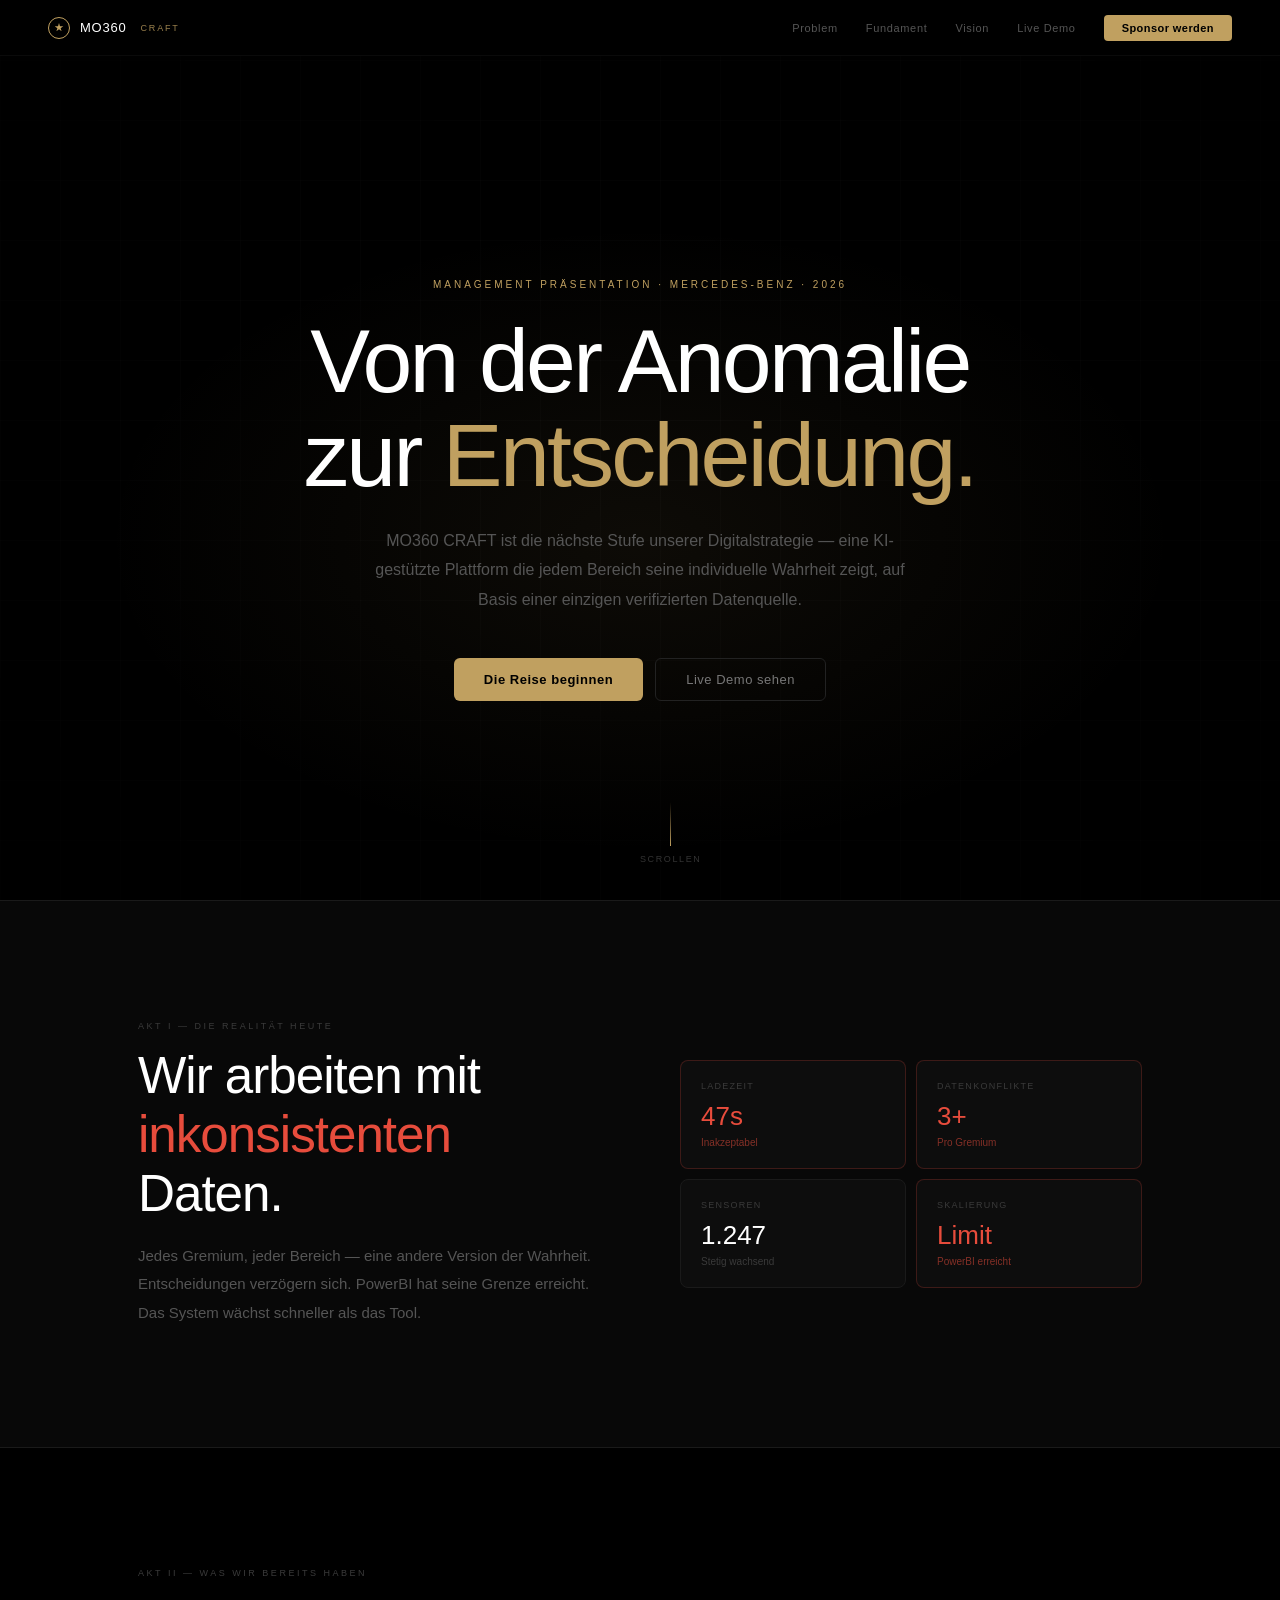
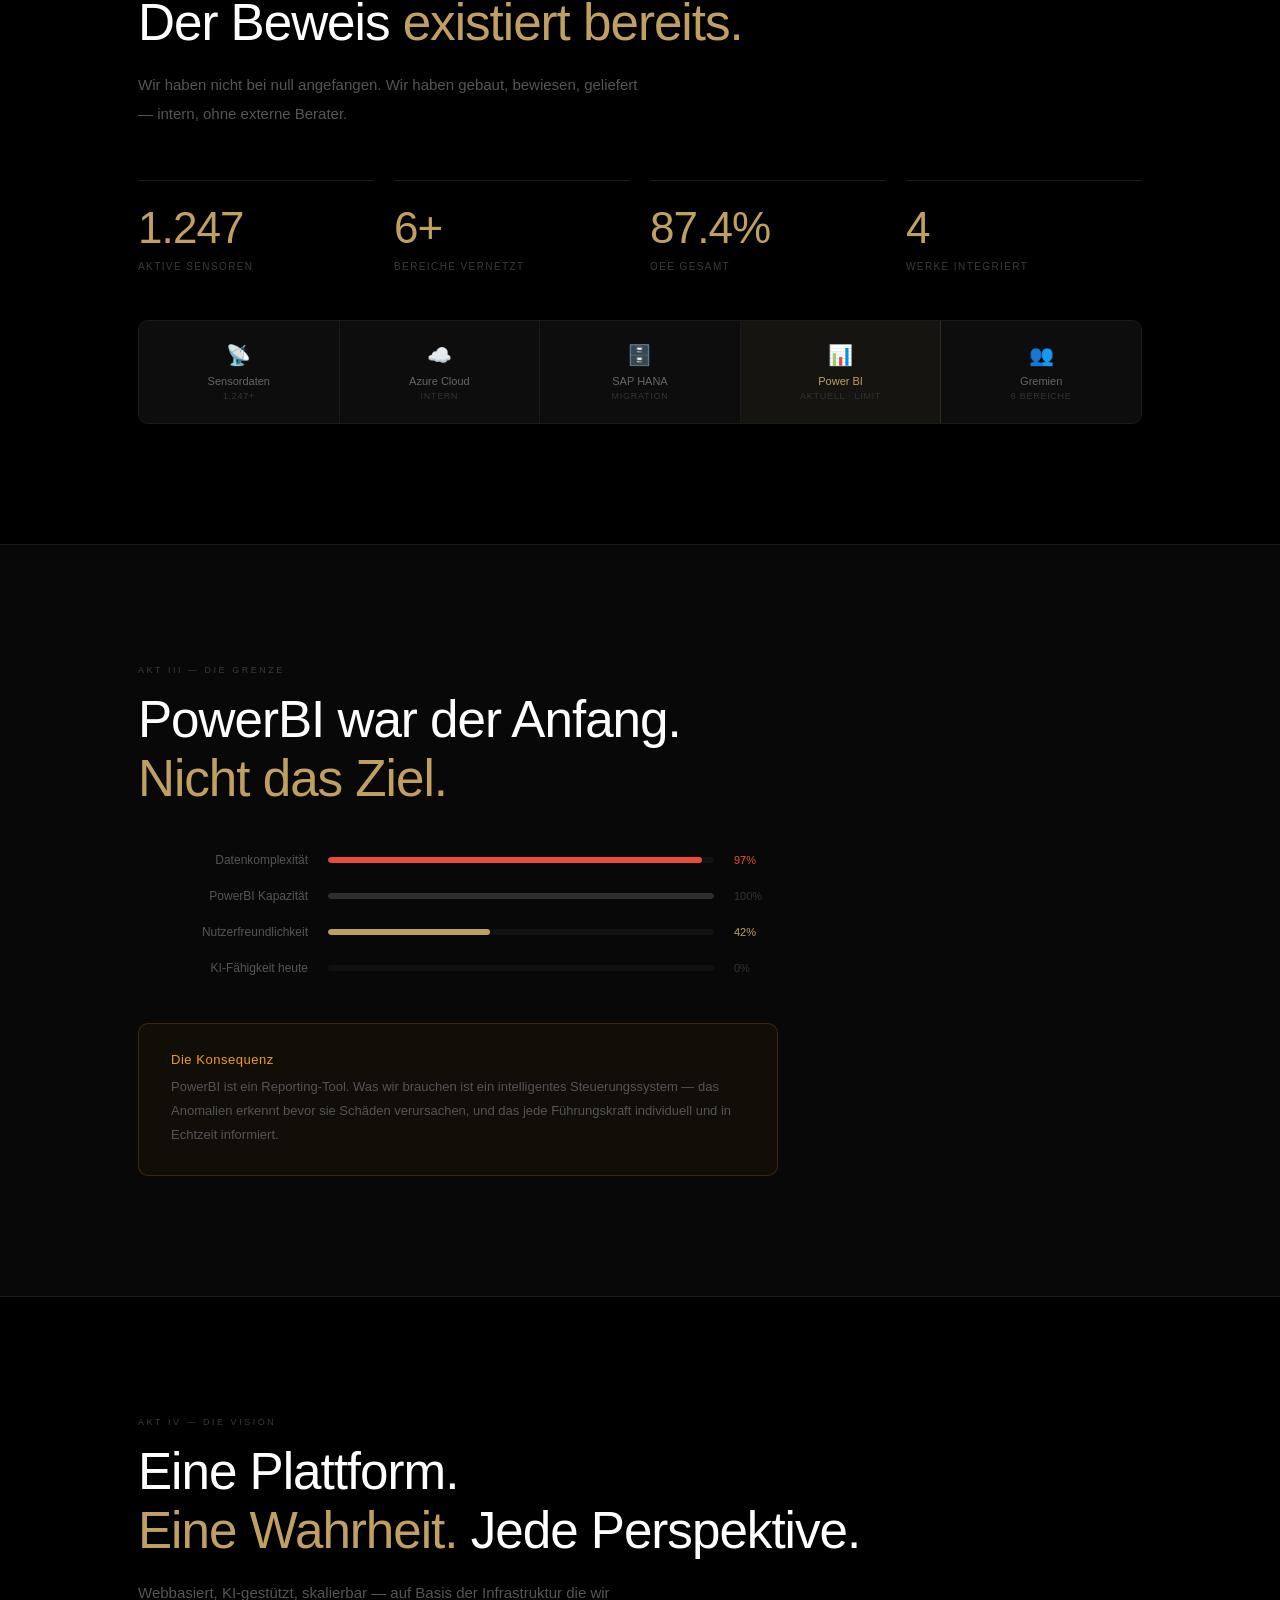
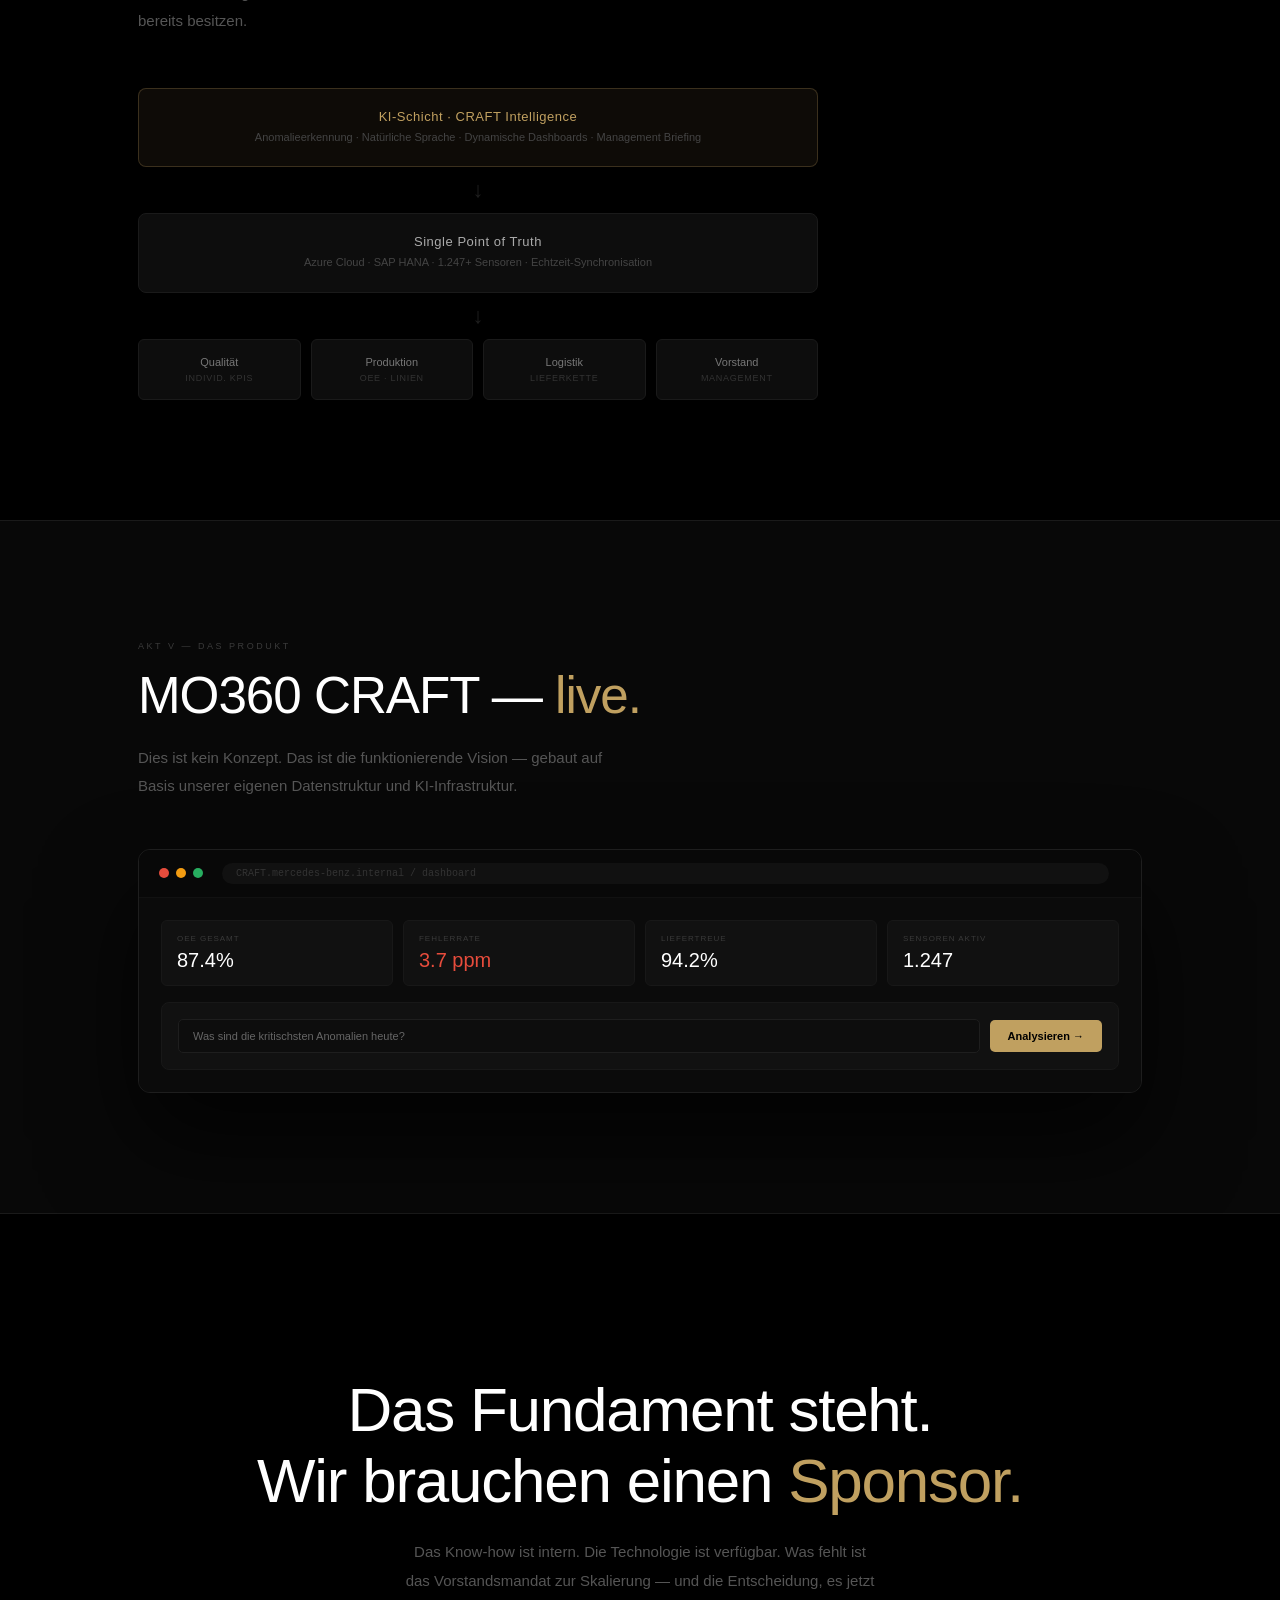
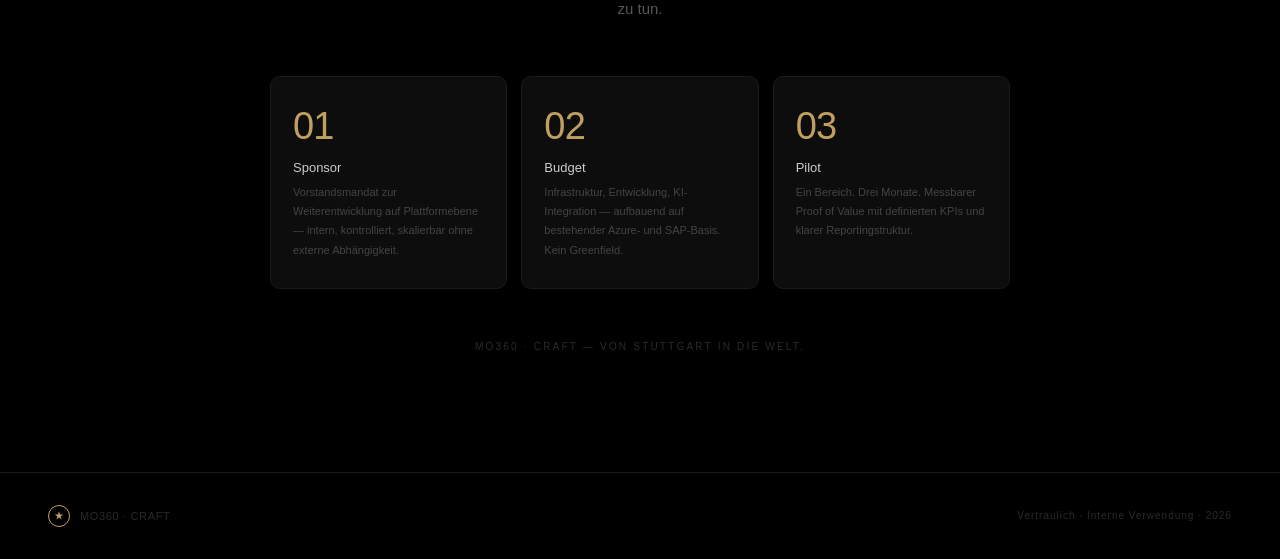
<file: assets/remixed-d0fd9fbc.html>
<!DOCTYPE html>
<html lang="de">
<head>
<meta charset="UTF-8"/>
<meta name="viewport" content="width=device-width, initial-scale=1.0"/>
<title>MO360 · CRAFT — Management Experience 2026</title>
<style>
*{box-sizing:border-box;margin:0;padding:0}
:root{--gold:#c0a060;--gold2:#d4b878;--red:#e74c3c;--green:#27ae60;--bg:#000;--bg1:#080808;--bg2:#0d0d0d;--border:#1a1a1a}
html{scroll-behavior:smooth}
body{font-family:'Helvetica Neue',Helvetica,Arial,sans-serif;background:var(--bg);color:#e8e8e8;overflow-x:hidden}

/* NAV */
nav{position:fixed;top:0;left:0;right:0;z-index:100;padding:0 48px;height:56px;display:flex;align-items:center;background:rgba(0,0,0,.85);backdrop-filter:blur(16px);-webkit-backdrop-filter:blur(16px);border-bottom:1px solid rgba(255,255,255,.04)}
.nav-logo{display:flex;align-items:center;gap:10px;cursor:pointer}
.nav-ring{width:22px;height:22px;border-radius:50%;border:1.5px solid var(--gold);display:flex;align-items:center;justify-content:center;flex-shrink:0}
.nav-star{width:9px;height:9px;background:var(--gold);clip-path:polygon(50% 0%,61% 35%,98% 35%,68% 57%,79% 91%,50% 70%,21% 91%,32% 57%,2% 35%,39% 35%)}
.nav-title{font-size:13px;font-weight:500;letter-spacing:.06em;color:#fff}
.nav-sub{font-size:9px;letter-spacing:.2em;color:var(--gold);margin-left:4px;text-transform:uppercase;opacity:.8}
.nav-links{margin-left:auto;display:flex;align-items:center;gap:28px}
.nav-link{font-size:11px;color:#555;text-decoration:none;letter-spacing:.06em;transition:color .2s;cursor:pointer;border:none;background:none;font-family:inherit}
.nav-link:hover{color:#ccc}
.nav-cta{font-size:11px;background:var(--gold);color:#000;padding:7px 18px;border-radius:4px;font-weight:600;cursor:pointer;border:none;letter-spacing:.04em;font-family:inherit;transition:background .2s}
.nav-cta:hover{background:var(--gold2)}

/* HERO */
.hero{height:100vh;min-height:600px;display:flex;flex-direction:column;align-items:center;justify-content:center;text-align:center;position:relative;overflow:hidden;padding:80px 48px 0}
.hero-bg{position:absolute;inset:0;background:radial-gradient(ellipse 60% 50% at 50% 60%,rgba(192,160,96,.07) 0%,transparent 70%)}
.hero-grid{position:absolute;inset:0;background-image:linear-gradient(rgba(255,255,255,.018) 1px,transparent 1px),linear-gradient(90deg,rgba(255,255,255,.018) 1px,transparent 1px);background-size:60px 60px;mask-image:radial-gradient(ellipse 80% 80% at 50% 50%,black 0%,transparent 100%);-webkit-mask-image:radial-gradient(ellipse 80% 80% at 50% 50%,black 0%,transparent 100%)}
.hero-content{position:relative;z-index:1}
.hero-eyebrow{font-size:10px;letter-spacing:.3em;color:var(--gold);text-transform:uppercase;margin-bottom:24px;opacity:0;animation:fadeup .8s .3s forwards}
.hero-h1{font-size:clamp(48px,7vw,90px);font-weight:200;line-height:1.05;letter-spacing:-.03em;color:#fff;margin-bottom:24px;opacity:0;animation:fadeup .9s .5s forwards}
.hero-h1 em{font-style:normal;color:var(--gold)}
.hero-sub{font-size:16px;color:#555;max-width:540px;line-height:1.85;margin:0 auto 44px;opacity:0;animation:fadeup .8s .7s forwards}
.hero-actions{display:flex;gap:12px;justify-content:center;opacity:0;animation:fadeup .8s .9s forwards}
.btn-primary{background:var(--gold);color:#000;border:none;padding:13px 30px;border-radius:6px;font-size:13px;font-weight:600;cursor:pointer;letter-spacing:.04em;transition:background .2s;font-family:inherit}
.btn-primary:hover{background:var(--gold2)}
.btn-ghost{background:none;color:#777;border:1px solid #222;padding:13px 30px;border-radius:6px;font-size:13px;cursor:pointer;letter-spacing:.04em;transition:all .2s;font-family:inherit}
.btn-ghost:hover{border-color:#444;color:#ccc}
.hero-scroll{position:absolute;bottom:36px;left:50%;transform:translateX(-50%);display:flex;flex-direction:column;align-items:center;gap:8px;opacity:0;animation:fadeup .6s 1.3s forwards}
.hero-scroll-line{width:1px;height:44px;background:linear-gradient(to bottom,transparent,var(--gold));animation:scrollline 1.8s infinite}
@keyframes scrollline{0%{transform:scaleY(0);transform-origin:top}50%{transform:scaleY(1);transform-origin:top}51%{transform:scaleY(1);transform-origin:bottom}100%{transform:scaleY(0);transform-origin:bottom}}
.hero-scroll-txt{font-size:9px;color:#333;letter-spacing:.18em;text-transform:uppercase}
@keyframes fadeup{from{opacity:0;transform:translateY(28px)}to{opacity:1;transform:translateY(0)}}

/* REVEAL */
.reveal{opacity:0;transform:translateY(44px);transition:opacity .9s cubic-bezier(.4,0,.2,1),transform .9s cubic-bezier(.4,0,.2,1)}
.reveal.visible{opacity:1;transform:none}
.reveal-left{opacity:0;transform:translateX(-44px);transition:opacity .9s cubic-bezier(.4,0,.2,1),transform .9s cubic-bezier(.4,0,.2,1)}
.reveal-left.visible{opacity:1;transform:none}
.reveal-right{opacity:0;transform:translateX(44px);transition:opacity .9s cubic-bezier(.4,0,.2,1),transform .9s cubic-bezier(.4,0,.2,1)}
.reveal-right.visible{opacity:1;transform:none}
.delay-1{transition-delay:.1s}.delay-2{transition-delay:.2s}.delay-3{transition-delay:.3s}.delay-4{transition-delay:.4s}

/* SECTIONS */
section{padding:120px 48px;max-width:1100px;margin:0 auto}
.section-full{max-width:100%;padding:120px 0}
.section-inner{max-width:1100px;margin:0 auto;padding:0 48px}
.section-label{font-size:9px;letter-spacing:.28em;color:#3a3a3a;text-transform:uppercase;margin-bottom:16px}
.section-h2{font-size:clamp(30px,4vw,52px);font-weight:200;line-height:1.15;letter-spacing:-.02em;color:#fff;margin-bottom:18px}
.section-h2 em{font-style:normal;color:var(--red)}
.section-h2 span{font-style:normal;color:var(--gold)}
.section-p{font-size:15px;color:#555;line-height:1.9;max-width:500px}

/* PROBLEM */
.problem-section{background:var(--bg1);border-top:1px solid var(--border);border-bottom:1px solid var(--border)}
.two-col{display:grid;grid-template-columns:1fr 1fr;gap:80px;align-items:center}
.chaos-cards{display:grid;grid-template-columns:1fr 1fr;gap:10px}
.cc{background:#0d0d0d;border:1px solid var(--border);border-radius:8px;padding:20px;transition:border-color .3s}
.cc:hover{border-color:#2a2a2a}
.cc.bad{border-color:rgba(231,76,60,.22)}
.cc-label{font-size:9px;color:#3a3a3a;text-transform:uppercase;letter-spacing:.14em;margin-bottom:10px}
.cc-val{font-size:26px;font-weight:200;color:#fff}
.cc-val.red{color:var(--red)}
.cc-note{font-size:10px;color:#3a3a3a;margin-top:5px}
.cc-note.red{color:rgba(231,76,60,.55)}

/* FUNDAMENT */
.stat-row{display:grid;grid-template-columns:repeat(4,1fr);gap:20px;margin-top:52px}
.stat-box{border-top:1px solid var(--border);padding-top:22px}
.stat-num{font-size:44px;font-weight:200;color:var(--gold);letter-spacing:-.02em}
.stat-lbl{font-size:10px;color:#3a3a3a;text-transform:uppercase;letter-spacing:.14em;margin-top:8px}
.pipeline{display:flex;align-items:stretch;margin-top:48px;background:var(--bg2);border:1px solid var(--border);border-radius:10px;overflow:hidden}
.pipe-node{flex:1;padding:22px 16px;text-align:center;border-right:1px solid var(--border)}
.pipe-node:last-child{border-right:none}
.pipe-node.highlight{background:rgba(192,160,96,.05);border-right:1px solid rgba(192,160,96,.15)}
.pipe-icon{font-size:20px;margin-bottom:8px}
.pipe-name{font-size:11px;color:#666;font-weight:400}
.pipe-name.gold{color:var(--gold)}
.pipe-tag{font-size:9px;color:#333;margin-top:4px;text-transform:uppercase;letter-spacing:.08em}

/* LIMIT */
.limit-section{background:var(--bg1);border-top:1px solid var(--border);border-bottom:1px solid var(--border)}
.bar-list{display:flex;flex-direction:column;gap:22px;margin-top:44px;max-width:640px}
.bar-item{display:flex;align-items:center;gap:20px}
.bar-label{font-size:12px;color:#555;width:170px;flex-shrink:0;text-align:right}
.bar-track{flex:1;background:#111;border-radius:4px;height:6px;overflow:hidden}
.bar-fill{height:6px;border-radius:4px;width:0;transition:width 1.5s cubic-bezier(.4,0,.2,1)}
.bar-fill.red{background:var(--red)}
.bar-fill.gray{background:#2e2e2e}
.bar-fill.gold{background:var(--gold)}
.bar-pct{font-size:11px;width:44px;flex-shrink:0}
.limit-callout{margin-top:48px;border:1px solid rgba(243,156,18,.18);background:rgba(243,156,18,.04);border-radius:10px;padding:28px 32px;max-width:640px}
.lc-title{font-size:13px;color:#f39c12;font-weight:500;margin-bottom:8px;letter-spacing:.04em}
.lc-text{font-size:13px;color:#555;line-height:1.85}

/* VISION */
.arch-stack{margin-top:52px;display:flex;flex-direction:column;align-items:center;gap:0;width:100%;max-width:680px}
.arch-row{width:100%}
.arch-block{border-radius:8px;padding:20px 28px;text-align:center}
.arch-block.top{background:rgba(192,160,96,.07);border:1px solid rgba(192,160,96,.25)}
.arch-block.mid{background:var(--bg2);border:1px solid var(--border)}
.arch-block-title{font-size:13px;font-weight:500;color:var(--gold);margin-bottom:5px;letter-spacing:.04em}
.arch-block-title.white{color:#aaa}
.arch-block-sub{font-size:11px;color:#444;line-height:1.6}
.arch-arrow{font-size:22px;color:#1e1e1e;text-align:center;padding:10px 0;width:100%}
.arch-cols{display:grid;grid-template-columns:repeat(4,1fr);gap:10px;width:100%}
.arch-col{background:var(--bg2);border:1px solid var(--border);border-radius:6px;padding:16px 12px;text-align:center}
.arch-col-name{font-size:11px;color:#777}
.arch-col-tag{font-size:9px;color:#333;margin-top:5px;text-transform:uppercase;letter-spacing:.08em}

/* DEMO */
.demo-section{background:var(--bg1);border-top:1px solid var(--border);border-bottom:1px solid var(--border)}
.browser-frame{margin-top:48px;border-radius:12px;overflow:hidden;border:1px solid #1e1e1e;box-shadow:0 48px 96px rgba(0,0,0,.7)}
.browser-bar{background:#080808;padding:13px 20px;display:flex;align-items:center;gap:7px;border-bottom:1px solid #111}
.b-dot{width:10px;height:10px;border-radius:50%;flex-shrink:0}
.b-url{flex:1;background:#111;border-radius:20px;padding:5px 14px;font-size:10px;color:#333;margin:0 12px;font-family:'Courier New',monospace}
.browser-body{background:#0b0b0b;padding:22px}
.b-kpis{display:grid;grid-template-columns:repeat(4,1fr);gap:10px;margin-bottom:16px}
.b-kpi{background:#111;border:1px solid #181818;border-radius:6px;padding:13px 15px}
.b-kpi-lbl{font-size:8px;color:#3a3a3a;text-transform:uppercase;letter-spacing:.12em}
.b-kpi-val{font-size:20px;font-weight:300;color:#fff;margin-top:6px}
.b-kpi-val.red{color:var(--red)}
.b-chat{background:#111;border:1px solid #181818;border-radius:8px;padding:16px;display:flex;flex-direction:column;gap:12px}
.b-chat-q{display:flex;gap:10px;align-items:center}
.b-chat-input{flex:1;background:#0d0d0d;border:1px solid #1e1e1e;border-radius:5px;padding:10px 14px;font-size:11px;color:#666;font-family:inherit}
.b-chat-send{background:var(--gold);border:none;border-radius:5px;padding:10px 18px;font-size:11px;color:#000;font-weight:600;cursor:pointer;white-space:nowrap;font-family:inherit;transition:background .2s}
.b-chat-send:hover{background:var(--gold2)}
.b-response{display:none;background:#0a0a0a;border-left:2px solid var(--gold);padding:12px 16px;font-size:11px;color:#777;line-height:1.85;border-radius:0 5px 5px 0}
.b-response.show{display:block}
.b-response strong{color:#bbb;font-weight:500}

/* CTA */
.cta-section{text-align:center;padding:160px 48px 120px}
.cta-h2{font-size:clamp(34px,5vw,62px);font-weight:200;line-height:1.15;letter-spacing:-.02em;color:#fff;margin-bottom:22px}
.cta-h2 span{color:var(--gold)}
.cta-p{font-size:15px;color:#555;max-width:480px;margin:0 auto 52px;line-height:1.9}
.cta-cards{display:grid;grid-template-columns:repeat(3,1fr);gap:14px;max-width:740px;margin:0 auto 52px}
.cta-card{background:var(--bg2);border:1px solid var(--border);border-radius:10px;padding:28px 22px;text-align:left;transition:border-color .3s}
.cta-card:hover{border-color:#2a2a2a}
.cta-num{font-size:38px;font-weight:200;color:var(--gold);margin-bottom:12px;letter-spacing:-.02em}
.cta-card-title{font-size:13px;font-weight:500;color:#ccc;margin-bottom:8px}
.cta-card-desc{font-size:11px;color:#444;line-height:1.75}
.cta-bottom{font-size:10px;color:#2a2a2a;letter-spacing:.22em;text-transform:uppercase}

/* FOOTER */
footer{border-top:1px solid var(--border);padding:32px 48px;display:flex;align-items:center;justify-content:space-between}
.footer-left{display:flex;align-items:center;gap:10px}
.footer-txt{font-size:11px;color:#2a2a2a;letter-spacing:.06em}
.footer-r{font-size:10px;color:#2a2a2a;letter-spacing:.1em}

@media(max-width:768px){
  nav{padding:0 20px}
  .nav-links{display:none}
  section{padding:80px 24px}
  .section-inner{padding:0 24px}
  .section-full{padding:80px 0}
  .two-col{grid-template-columns:1fr;gap:40px}
  .stat-row{grid-template-columns:repeat(2,1fr)}
  .pipeline{flex-direction:column}
  .pipe-node{border-right:none;border-bottom:1px solid var(--border)}
  .cta-cards{grid-template-columns:1fr}
  .arch-cols{grid-template-columns:repeat(2,1fr)}
  .b-kpis{grid-template-columns:repeat(2,1fr)}
  .hero{padding:80px 24px 0}
  footer{padding:24px;flex-direction:column;gap:8px;text-align:center}
}
</style>
</head>
<body>

<nav>
  <div class="nav-logo" onclick="window.scrollTo({top:0,behavior:'smooth'})">
    <div class="nav-ring"><div class="nav-star"></div></div>
    <span class="nav-title">MO360</span>
    <span class="nav-sub">CRAFT</span>
  </div>
  <div class="nav-links">
    <button class="nav-link" onclick="goTo('#problem')">Problem</button>
    <button class="nav-link" onclick="goTo('#fundament')">Fundament</button>
    <button class="nav-link" onclick="goTo('#vision')">Vision</button>
    <button class="nav-link" onclick="goTo('#demo')">Live Demo</button>
    <button class="nav-cta" onclick="goTo('#cta')">Sponsor werden</button>
  </div>
</nav>

<!-- HERO -->
<div class="hero">
  <div class="hero-bg"></div>
  <div class="hero-grid"></div>
  <div class="hero-content">
    <div class="hero-eyebrow">Management Präsentation · Mercedes-Benz · 2026</div>
    <h1 class="hero-h1">Von der Anomalie<br>zur <em>Entscheidung.</em></h1>
    <p class="hero-sub">MO360 CRAFT ist die nächste Stufe unserer Digitalstrategie — eine KI-gestützte Plattform die jedem Bereich seine individuelle Wahrheit zeigt, auf Basis einer einzigen verifizierten Datenquelle.</p>
    <div class="hero-actions">
      <button class="btn-primary" onclick="goTo('#problem')">Die Reise beginnen</button>
      <button class="btn-ghost" onclick="goTo('#demo')">Live Demo sehen</button>
    </div>
  </div>
  <div class="hero-scroll">
    <div class="hero-scroll-line"></div>
    <span class="hero-scroll-txt">Scrollen</span>
  </div>
</div>

<!-- PROBLEM -->
<div class="problem-section section-full" id="problem">
  <div class="section-inner">
    <div class="two-col">
      <div class="reveal-left">
        <div class="section-label">Akt I — Die Realität heute</div>
        <h2 class="section-h2">Wir arbeiten mit <em>inkonsistenten</em> Daten.</h2>
        <p class="section-p">Jedes Gremium, jeder Bereich — eine andere Version der Wahrheit. Entscheidungen verzögern sich. PowerBI hat seine Grenze erreicht. Das System wächst schneller als das Tool.</p>
      </div>
      <div class="chaos-cards">
        <div class="cc bad reveal delay-1">
          <div class="cc-label">Ladezeit</div>
          <div class="cc-val red">47s</div>
          <div class="cc-note red">Inakzeptabel</div>
        </div>
        <div class="cc bad reveal delay-2">
          <div class="cc-label">Datenkonflikte</div>
          <div class="cc-val red">3+</div>
          <div class="cc-note red">Pro Gremium</div>
        </div>
        <div class="cc reveal delay-3">
          <div class="cc-label">Sensoren</div>
          <div class="cc-val">1.247</div>
          <div class="cc-note">Stetig wachsend</div>
        </div>
        <div class="cc bad reveal delay-4">
          <div class="cc-label">Skalierung</div>
          <div class="cc-val red">Limit</div>
          <div class="cc-note red">PowerBI erreicht</div>
        </div>
      </div>
    </div>
  </div>
</div>

<!-- FUNDAMENT -->
<section id="fundament">
  <div class="reveal">
    <div class="section-label">Akt II — Was wir bereits haben</div>
    <h2 class="section-h2">Der Beweis <span>existiert bereits.</span></h2>
    <p class="section-p">Wir haben nicht bei null angefangen. Wir haben gebaut, bewiesen, geliefert — intern, ohne externe Berater.</p>
  </div>
  <div class="stat-row">
    <div class="stat-box reveal delay-1"><div class="stat-num">1.247</div><div class="stat-lbl">Aktive Sensoren</div></div>
    <div class="stat-box reveal delay-2"><div class="stat-num">6+</div><div class="stat-lbl">Bereiche vernetzt</div></div>
    <div class="stat-box reveal delay-3"><div class="stat-num">87.4%</div><div class="stat-lbl">OEE Gesamt</div></div>
    <div class="stat-box reveal delay-4"><div class="stat-num">4</div><div class="stat-lbl">Werke integriert</div></div>
  </div>
  <div class="pipeline reveal">
    <div class="pipe-node"><div class="pipe-icon">📡</div><div class="pipe-name">Sensordaten</div><div class="pipe-tag">1.247+</div></div>
    <div class="pipe-node"><div class="pipe-icon">☁️</div><div class="pipe-name">Azure Cloud</div><div class="pipe-tag">Intern</div></div>
    <div class="pipe-node"><div class="pipe-icon">🗄️</div><div class="pipe-name">SAP HANA</div><div class="pipe-tag">Migration</div></div>
    <div class="pipe-node highlight"><div class="pipe-icon">📊</div><div class="pipe-name gold">Power BI</div><div class="pipe-tag">Aktuell · Limit</div></div>
    <div class="pipe-node"><div class="pipe-icon">👥</div><div class="pipe-name">Gremien</div><div class="pipe-tag">6 Bereiche</div></div>
  </div>
</section>

<!-- LIMIT -->
<div class="limit-section section-full" id="limit">
  <div class="section-inner">
    <div class="reveal">
      <div class="section-label">Akt III — Die Grenze</div>
      <h2 class="section-h2">PowerBI war der Anfang.<br><span>Nicht das Ziel.</span></h2>
    </div>
    <div class="bar-list">
      <div class="bar-item reveal delay-1">
        <div class="bar-label">Datenkomplexität</div>
        <div class="bar-track"><div class="bar-fill red" data-w="97"></div></div>
        <div class="bar-pct" style="color:var(--red)">97%</div>
      </div>
      <div class="bar-item reveal delay-2">
        <div class="bar-label">PowerBI Kapazität</div>
        <div class="bar-track"><div class="bar-fill gray" data-w="100"></div></div>
        <div class="bar-pct" style="color:#333">100%</div>
      </div>
      <div class="bar-item reveal delay-3">
        <div class="bar-label">Nutzerfreundlichkeit</div>
        <div class="bar-track"><div class="bar-fill gold" data-w="42"></div></div>
        <div class="bar-pct" style="color:var(--gold)">42%</div>
      </div>
      <div class="bar-item reveal delay-4">
        <div class="bar-label">KI-Fähigkeit heute</div>
        <div class="bar-track"><div class="bar-fill gold" data-w="0"></div></div>
        <div class="bar-pct" style="color:#333">0%</div>
      </div>
    </div>
    <div class="limit-callout reveal">
      <div class="lc-title">Die Konsequenz</div>
      <div class="lc-text">PowerBI ist ein Reporting-Tool. Was wir brauchen ist ein intelligentes Steuerungssystem — das Anomalien erkennt bevor sie Schäden verursachen, und das jede Führungskraft individuell und in Echtzeit informiert.</div>
    </div>
  </div>
</div>

<!-- VISION -->
<section id="vision">
  <div class="reveal">
    <div class="section-label">Akt IV — Die Vision</div>
    <h2 class="section-h2">Eine Plattform.<br><span>Eine Wahrheit.</span> Jede Perspektive.</h2>
    <p class="section-p">Webbasiert, KI-gestützt, skalierbar — auf Basis der Infrastruktur die wir bereits besitzen.</p>
  </div>
  <div class="arch-stack reveal">
    <div class="arch-row">
      <div class="arch-block top">
        <div class="arch-block-title">KI-Schicht · CRAFT Intelligence</div>
        <div class="arch-block-sub">Anomalieerkennung · Natürliche Sprache · Dynamische Dashboards · Management Briefing</div>
      </div>
    </div>
    <div class="arch-arrow">↓</div>
    <div class="arch-row">
      <div class="arch-block mid">
        <div class="arch-block-title white">Single Point of Truth</div>
        <div class="arch-block-sub">Azure Cloud · SAP HANA · 1.247+ Sensoren · Echtzeit-Synchronisation</div>
      </div>
    </div>
    <div class="arch-arrow">↓</div>
    <div class="arch-cols">
      <div class="arch-col reveal delay-1"><div class="arch-col-name">Qualität</div><div class="arch-col-tag">Individ. KPIs</div></div>
      <div class="arch-col reveal delay-2"><div class="arch-col-name">Produktion</div><div class="arch-col-tag">OEE · Linien</div></div>
      <div class="arch-col reveal delay-3"><div class="arch-col-name">Logistik</div><div class="arch-col-tag">Lieferkette</div></div>
      <div class="arch-col reveal delay-4"><div class="arch-col-name">Vorstand</div><div class="arch-col-tag">Management</div></div>
    </div>
  </div>
</section>

<!-- DEMO -->
<div class="demo-section section-full" id="demo">
  <div class="section-inner">
    <div class="reveal">
      <div class="section-label">Akt V — Das Produkt</div>
      <h2 class="section-h2">MO360 CRAFT — <span>live.</span></h2>
      <p class="section-p">Dies ist kein Konzept. Das ist die funktionierende Vision — gebaut auf Basis unserer eigenen Datenstruktur und KI-Infrastruktur.</p>
    </div>
    <div class="browser-frame reveal">
      <div class="browser-bar">
        <div class="b-dot" style="background:#e74c3c"></div>
        <div class="b-dot" style="background:#f39c12"></div>
        <div class="b-dot" style="background:#27ae60"></div>
        <div class="b-url">CRAFT.mercedes-benz.internal / dashboard</div>
      </div>
      <div class="browser-body">
        <div class="b-kpis">
          <div class="b-kpi"><div class="b-kpi-lbl">OEE Gesamt</div><div class="b-kpi-val">87.4%</div></div>
          <div class="b-kpi"><div class="b-kpi-lbl">Fehlerrate</div><div class="b-kpi-val red">3.7 ppm</div></div>
          <div class="b-kpi"><div class="b-kpi-lbl">Liefertreue</div><div class="b-kpi-val">94.2%</div></div>
          <div class="b-kpi"><div class="b-kpi-lbl">Sensoren aktiv</div><div class="b-kpi-val">1.247</div></div>
        </div>
        <div class="b-chat">
          <div class="b-chat-q">
            <div class="b-chat-input">Was sind die kritischsten Anomalien heute?</div>
            <button class="b-chat-send" onclick="demoSend()">Analysieren →</button>
          </div>
          <div class="b-response" id="bresp">
            <strong>Durchfluss-Sensor kritisch:</strong> 18.3 L/min — 17% unter Sollwert. Direkte Korrelation mit erhöhter Fehlerrate auf Linie 7.<br>
            <strong>Rastatt:</strong> Liefertreue 61% — statistisch signifikante Abweichung. Eskalation an Logistikleitung empfohlen.<br>
            <strong>Temperatur Gruppe C4:</strong> 92.4°C — Warnschwelle überschritten. Automatische Beobachtung aktiv.
          </div>
        </div>
      </div>
    </div>
  </div>
</div>

<!-- CTA -->
<div class="cta-section" id="cta">
  <div class="reveal">
    <h2 class="cta-h2">Das Fundament steht.<br>Wir brauchen einen <span>Sponsor.</span></h2>
    <p class="cta-p">Das Know-how ist intern. Die Technologie ist verfügbar. Was fehlt ist das Vorstandsmandat zur Skalierung — und die Entscheidung, es jetzt zu tun.</p>
  </div>
  <div class="cta-cards">
    <div class="cta-card reveal delay-1">
      <div class="cta-num">01</div>
      <div class="cta-card-title">Sponsor</div>
      <div class="cta-card-desc">Vorstandsmandat zur Weiterentwicklung auf Plattformebene — intern, kontrolliert, skalierbar ohne externe Abhängigkeit.</div>
    </div>
    <div class="cta-card reveal delay-2">
      <div class="cta-num">02</div>
      <div class="cta-card-title">Budget</div>
      <div class="cta-card-desc">Infrastruktur, Entwicklung, KI-Integration — aufbauend auf bestehender Azure- und SAP-Basis. Kein Greenfield.</div>
    </div>
    <div class="cta-card reveal delay-3">
      <div class="cta-num">03</div>
      <div class="cta-card-title">Pilot</div>
      <div class="cta-card-desc">Ein Bereich. Drei Monate. Messbarer Proof of Value mit definierten KPIs und klarer Reportingstruktur.</div>
    </div>
  </div>
  <div class="reveal">
    <div class="cta-bottom">MO360 · CRAFT — Von Stuttgart in die Welt.</div>
  </div>
</div>

<footer>
  <div class="footer-left">
    <div class="nav-ring"><div class="nav-star"></div></div>
    <span class="footer-txt">MO360 · CRAFT</span>
  </div>
  <div class="footer-r">Vertraulich · Interne Verwendung · 2026</div>
</footer>

<script>
function goTo(id){document.querySelector(id).scrollIntoView({behavior:'smooth'})}

const observer = new IntersectionObserver(entries=>{
  entries.forEach(e=>{
    if(e.isIntersecting){
      e.target.classList.add('visible');
      const fills = e.target.querySelectorAll('.bar-fill[data-w]');
      fills.forEach(f=>setTimeout(()=>{f.style.width=f.dataset.w+'%'},200));
    }
  });
},{threshold:.12});

document.querySelectorAll('.reveal,.reveal-left,.reveal-right').forEach(el=>observer.observe(el));

function demoSend(){
  const r=document.getElementById('bresp');
  r.classList.remove('show');
  void r.offsetWidth;
  setTimeout(()=>r.classList.add('show'),600);
}
</script>
</body>
</html>
</file>
